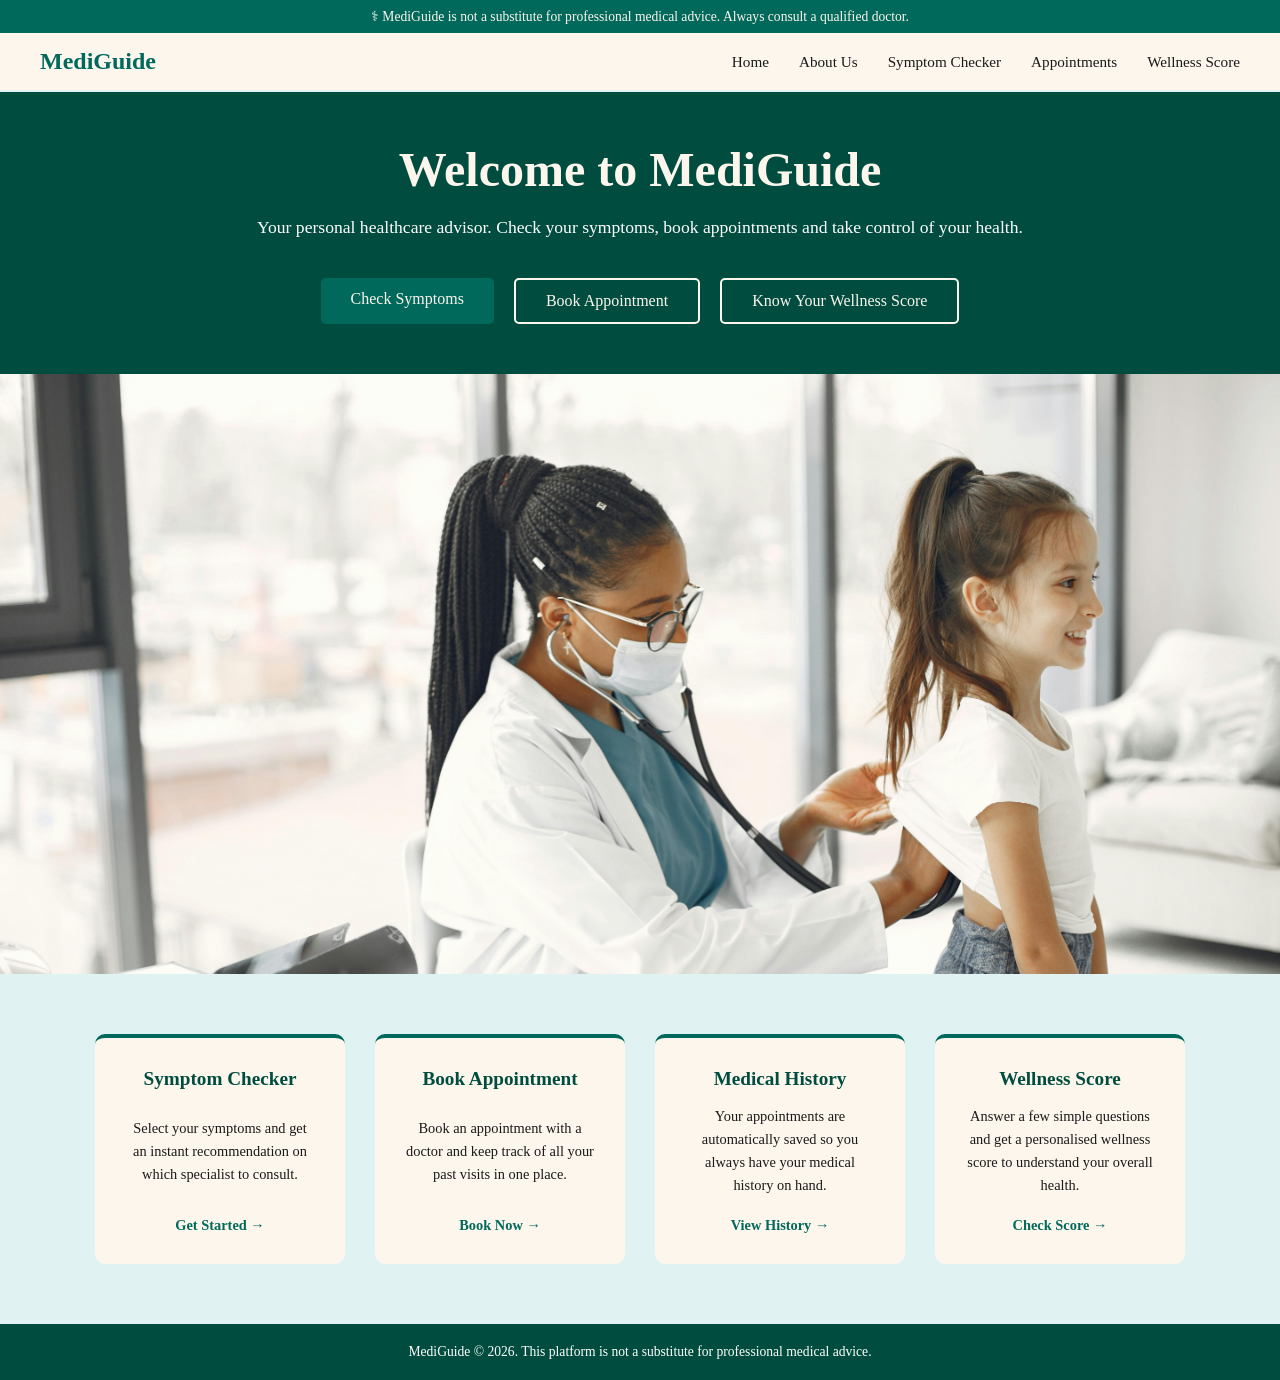
<file: index.html>
<!DOCTYPE html>
<html lang="en">
    <head>
        <meta charset="UTF-8">
        <meta name="viewport" content="width=device-width, initial-scale=1.0">
        <title>MediGuide</title>
        <link rel="stylesheet" href="style.css">
        <link rel="icon" href="data:image/svg+xml,<svg xmlns=%22http://www.w3.org/2000/svg%22 viewBox=%220 0 100 100%22><text y=%22.9em%22 font-size=%2290%22>🩺</text></svg>">
    </head>
    <body>
        <div class="disclaimer-bar">
            ⚕ MediGuide is not a substitute for professional medical advice. Always consult a qualified doctor.
        </div>
        <nav>
            <div class="logo">
                <a href="index.html">MediGuide</a>
            </div>
            <ul>
                <li><a href="index.html">Home</a></li>
                <li><a href="aboutus.html">About Us</a></li>
                <li><a href="symptom-checker.html">Symptom Checker</a></li>
                <li><a href="appointment.html">Appointments</a></li>
                <li><a href="wellness.html">Wellness Score</a></li>
            </ul>
        </nav>
        <header>
            <div class="hero">
                <h1>Welcome to MediGuide</h1>
                <p>Your personal healthcare advisor. Check your symptoms, book appointments and take control of your health.</p>
                <div class="hero-buttons">
                    <a href="symptom-checker.html" class="btn-primary">Check Symptoms</a>
                    <a href="appointment.html" class="btn-secondary">Book Appointment</a>
                    <a href="wellness.html" class="btn-secondary">Know Your Wellness Score</a>
                </div>
            </div>
        </header>

        <div class="carousel">
            <div class="carousel-track">
                <img src="images/slide1.jpg" alt="Healthcare">
                <img src="images/slide2.jpg" alt="Doctor">
                <img src="images/slide3.jpg" alt="Medical">
                <img src="images/slide4.jpg" alt="Hospital">
                <img src="images/slide5.jpg" alt="Hospital">
            </div>
        </div>

        <section class="features">
            <div class="feature-card">
                <h3>Symptom Checker</h3>
                <p>Select your symptoms and get an instant recommendation on which specialist to consult.</p>
                <a href="symptom-checker.html">Get Started →</a>
            </div>
            <div class="feature-card">
                <h3>Book Appointment</h3>
                <p>Book an appointment with a doctor and keep track of all your past visits in one place.</p>
                <a href="appointment.html">Book Now →</a>
            </div>
            <div class="feature-card">
                <h3>Medical History</h3>
                <p>Your appointments are automatically saved so you always have your medical history on hand.</p>
                <a href="appointment.html">View History →</a>
            </div>
            <div class="feature-card">
                <h3>Wellness Score</h3>
                    <p>Answer a few simple questions and get a personalised wellness score to understand your overall health.</p>
                    <a href="wellness.html">Check Score →</a>
            </div>
        </section>

        <footer>
            <p>MediGuide &copy; 2026. This platform is not a substitute for professional medical advice.</p>
        </footer>
    </body>
</html>
</file>
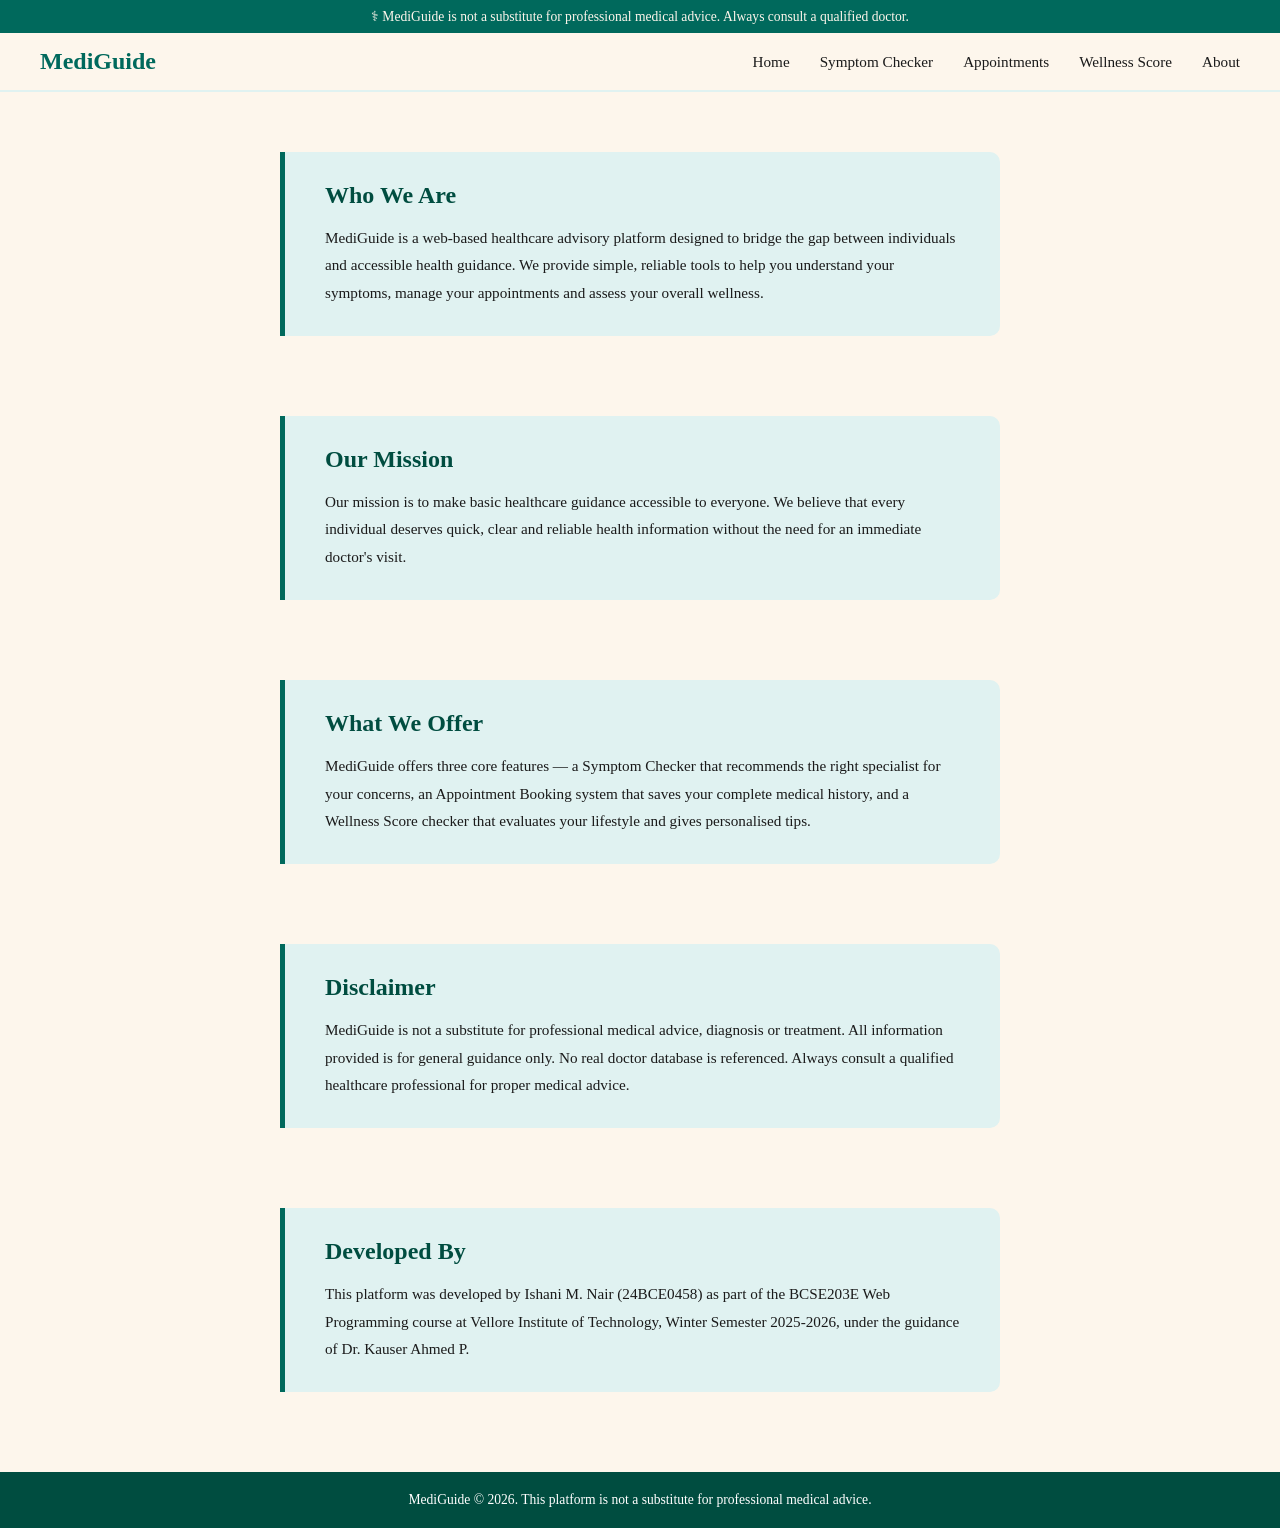
<file: aboutus.html>
<!DOCTYPE html>
<html lang="en">
    <head>
        <meta charset="UTF-8">
        <meta name="viewport" content="width=device-width, initial-scale=1.0">
        <title>MediGuide - About</title>
        <link rel="stylesheet" href="style.css">
        <link rel="icon" href="data:image/svg+xml,<svg xmlns=%22http://www.w3.org/2000/svg%22 viewBox=%220 0 100 100%22><text y=%22.9em%22 font-size=%2290%22>🩺</text></svg>">
    </head>
    <body>
        <div class="disclaimer-bar">
            ⚕ MediGuide is not a substitute for professional medical advice. Always consult a qualified doctor.
        </div>

        <nav>
            <div class="logo">
                <a href="index.html">MediGuide</a>
            </div>
            <ul>
                <li><a href="index.html">Home</a></li>
                <li><a href="symptom-checker.html">Symptom Checker</a></li>
                <li><a href="appointment.html">Appointments</a></li>
                <li><a href="wellness.html">Wellness Score</a></li>
                <li><a href="about.html">About</a></li>
            </ul>
        </nav>
        <main class="about-container">
            <div class="about-sections">
                <div class="about-section fade-in">
                    <h2>Who We Are</h2>
                    <p>MediGuide is a web-based healthcare advisory platform designed to bridge the gap between individuals and accessible health guidance. We provide simple, reliable tools to help you understand your symptoms, manage your appointments and assess your overall wellness.</p>
                </div>

                <div class="about-section fade-in">
                    <h2>Our Mission</h2>
                    <p>Our mission is to make basic healthcare guidance accessible to everyone. We believe that every individual deserves quick, clear and reliable health information without the need for an immediate doctor's visit.</p>
                </div>

                <div class="about-section fade-in">
                    <h2>What We Offer</h2>
                    <p>MediGuide offers three core features — a Symptom Checker that recommends the right specialist for your concerns, an Appointment Booking system that saves your complete medical history, and a Wellness Score checker that evaluates your lifestyle and gives personalised tips.</p>
                </div>

                <div class="about-section fade-in">
                    <h2>Disclaimer</h2>
                    <p>MediGuide is not a substitute for professional medical advice, diagnosis or treatment. All information provided is for general guidance only. No real doctor database is referenced. Always consult a qualified healthcare professional for proper medical advice.</p>
                </div>

                <div class="about-section fade-in">
                    <h2>Developed By</h2>
                    <p>This platform was developed by Ishani M. Nair (24BCE0458) as part of the BCSE203E Web Programming course at Vellore Institute of Technology, Winter Semester 2025-2026, under the guidance of Dr. Kauser Ahmed P.</p>
                </div>
            </div>
        </main>
        <footer>
            <p>MediGuide &copy; 2026. This platform is not a substitute for professional medical advice.</p>
        </footer>
        <script src="about.js"></script>
    </body>
</html>
</file>
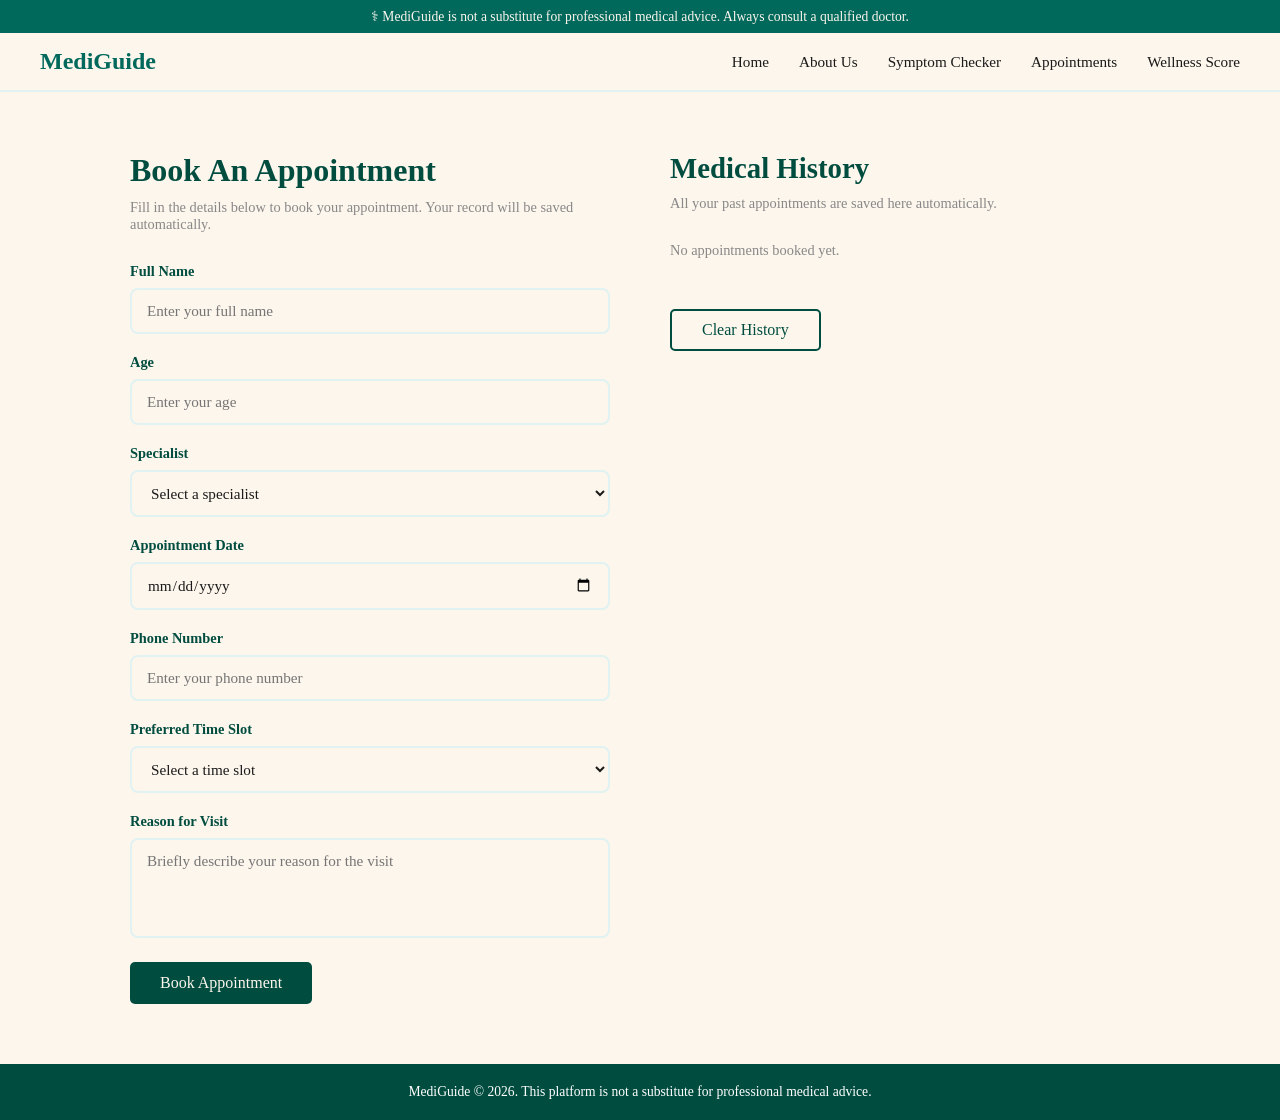
<file: appointment.html>
<!DOCTYPE html>
<html lang="en">
    <head>
        <meta charset="UTF-8">
        <meta name="viewport" content="width=device-width, initial-scale=1.0">
        <title>MediGuide</title>
        <link rel="stylesheet" href="style.css">
        <link rel="icon" href="data:image/svg+xml,<svg xmlns=%22http://www.w3.org/2000/svg%22 viewBox=%220 0 100 100%22><text y=%22.9em%22 font-size=%2290%22>🩺</text></svg>">
    </head>
    <body>
        <div class="disclaimer-bar">
            ⚕ MediGuide is not a substitute for professional medical advice. Always consult a qualified doctor.
        </div>
        <nav>
            <div class="logo">
                <a href="index.html">MediGuide</a>
            </div>
            <ul>
                <li><a href="index.html">Home</a></li>
                <li><a href="aboutus.html">About Us</a></li>
                <li><a href="symptom-checker.html">Symptom Checker</a></li>
                <li><a href="appointment.html">Appointments</a></li>
                <li><a href="wellness.html">Wellness Score</a></li>
            </ul>
        </nav>

        <main class="appointment-container">
            <div class="booking-section">
                <h1>Book An Appointment</h1>
                <p>Fill in the details below to book your appointment. Your record will be saved automatically.</p>

                <div class="form-group">
                    <label for="patient-name">Full Name</label>
                    <input type="text" id="patient-name" placeholder="Enter your full name">
                </div>

                <div class="form-group">
                    <label for="patient-age">Age</label>
                    <input type="number" id="patient-age" placeholder="Enter your age">
                </div>

                <div class="form-group">
                    <label for="doctor-type">Specialist</label>
                    <select id="doctor-type">
                         <option value="">Select a specialist</option>
                        <option value="Primary Care Physician">Primary Care Physician</option>
                        <option value="Cardiologist">Cardiologist</option>
                        <option value="Neurologist">Neurologist</option>
                        <option value="Gastroenterologist">Gastroenterologist</option>
                        <option value="Endocrinologist">Endocrinologist</option>
                        <option value="Pulmonologist">Pulmonologist</option>
                        <option value="Rheumatologist">Rheumatologist</option>
                        <option value="Dermatologist">Dermatologist</option>
                        <option value="Urologist">Urologist</option>
                        <option value="Ophthalmologist">Ophthalmologist</option>
                        <option value="Psychiatrist">Psychiatrist</option>
                    </select>
                </div>

                <div class="form-group">
                    <label for="appointment-date">Appointment Date</label>
                    <input type="date" id="appointment-date">
                </div>
                
                <div class="form-group">
                    <label for="phone">Phone Number</label>
                    <input type="tel" id="phone" placeholder="Enter your phone number">
                </div>

                <div class="form-group">
                    <label for="timeslot">Preferred Time Slot</label>
                    <select id="timeslot">
                        <option value="">Select a time slot</option>
                        <option value="9:00 AM - 10:00 AM">9:00 AM - 10:00 AM</option>
                        <option value="10:00 AM - 11:00 AM">10:00 AM - 11:00 AM</option>
                        <option value="11:00 AM - 12:00 PM">11:00 AM - 12:00 PM</option>
                        <option value="2:00 PM - 3:00 PM">2:00 PM - 3:00 PM</option>
                        <option value="3:00 PM - 4:00 PM">3:00 PM - 4:00 PM</option>
                        <option value="4:00 PM - 5:00 PM">4:00 PM - 5:00 PM</option>
                    </select>
                </div>

                <div class="form-group">
                    <label for="reason">Reason for Visit</label>
                    <textarea id="reason" placeholder="Briefly describe your reason for the visit"></textarea>
                </div>

                <button class="btn-trial" onclick="bookAppointment()">Book Appointment</button>
            </div>

            <div class="history-section">
                <h2>Medical History</h2>
                <p>All your past appointments are saved here automatically. </p>
                <div id="history-list"></div>
                <button class="btn-hist" onclick="clearHistory()">Clear History</button>
            </div>
        </main>

        <footer>
            <p>MediGuide &copy; 2026. This platform is not a substitute for professional medical advice.</p>
        </footer>

        <script src="appointment.js"></script>
    </body>
</html>
</file>
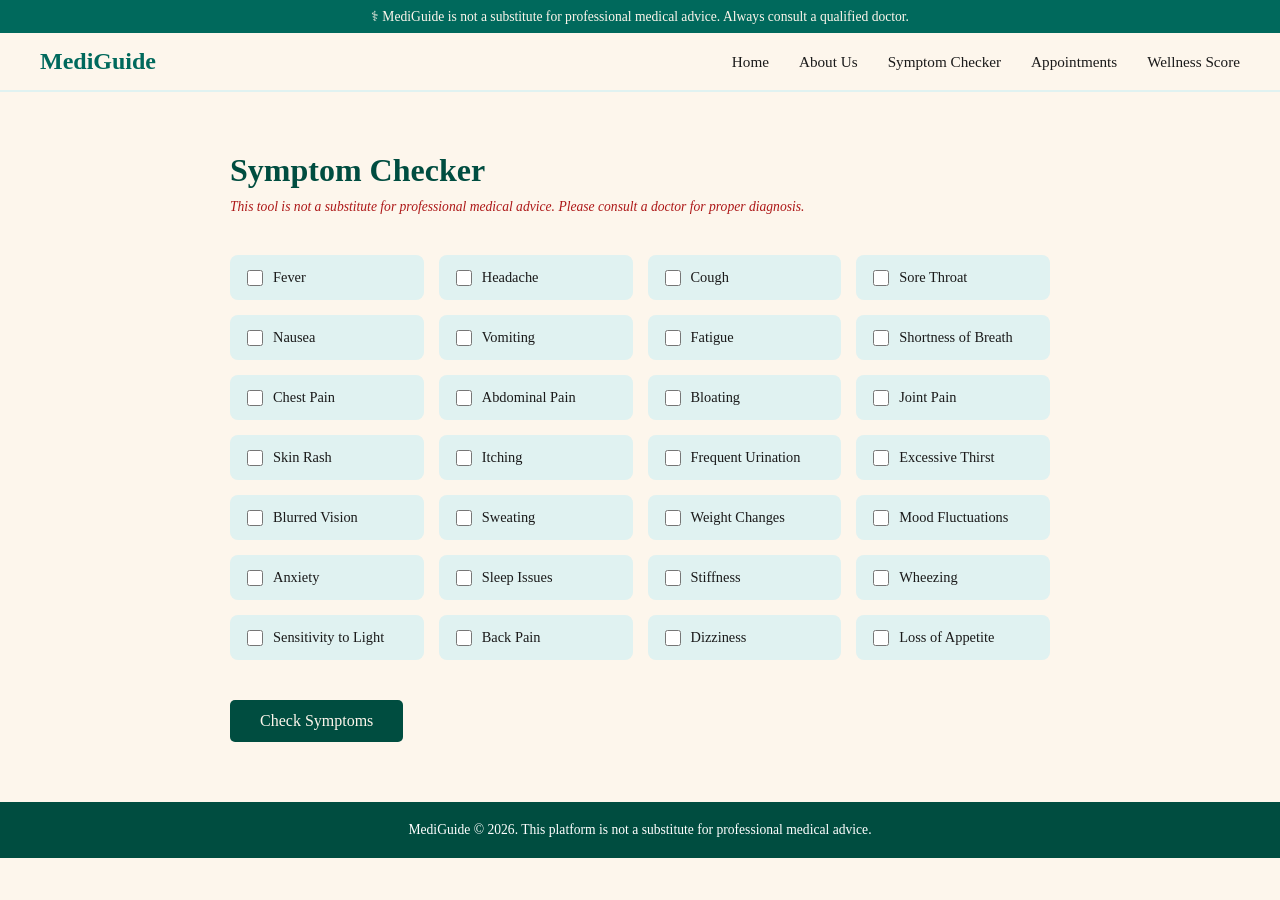
<file: symptom-checker.html>
<!DOCTYPE html>
<html lang="en">
    <head>
        <meta charset="UTF-8">
        <meta name="viewport" content="width=device-width, initial-scale=1.0">
        <title>MediGuide</title>
        <link rel="stylesheet" href="style.css">
        <link rel="icon" href="data:image/svg+xml,<svg xmlns=%22http://www.w3.org/2000/svg%22 viewBox=%220 0 100 100%22><text y=%22.9em%22 font-size=%2290%22>🩺</text></svg>">
    </head>
    <body>
        <div class="disclaimer-bar">
            ⚕ MediGuide is not a substitute for professional medical advice. Always consult a qualified doctor.
        </div>
        <nav>
            <div class="logo">
                <a href="index.html">MediGuide</a>
            </div>
            <ul>
                <li><a href="index.html">Home</a></li>
                <li><a href="aboutus.html">About Us</a></li>
                <li><a href="symptom-checker.html">Symptom Checker</a></li>
                <li><a href="appointment.html">Appointments</a></li>
                <li><a href="wellness.html">Wellness Score</a></li>
            </ul>
        </nav>

        <main class="checker-container">
            <h1>Symptom Checker</h1>
            <p class="disclaimer">This tool is not a substitute for professional medical advice. Please consult a doctor for proper diagnosis. </p>
            <div class="symptoms-grid">
                <label><input type="checkbox" value="fever"> Fever</label>
                <label><input type="checkbox" value="headache"> Headache</label>
                <label><input type="checkbox" value="cough"> Cough</label>
                <label><input type="checkbox" value="sore throat"> Sore Throat</label>
                <label><input type="checkbox" value="nausea"> Nausea</label>
                <label><input type="checkbox" value="vomiting"> Vomiting</label>
                <label><input type="checkbox" value="fatigue"> Fatigue</label>
                <label><input type="checkbox" value="shortness of breath"> Shortness of Breath</label>
                <label><input type="checkbox" value="chest pain"> Chest Pain</label>
                <label><input type="checkbox" value="abdominal pain"> Abdominal Pain</label>
                <label><input type="checkbox" value="bloating"> Bloating</label>
                <label><input type="checkbox" value="joint pain"> Joint Pain</label>
                <label><input type="checkbox" value="skin rash"> Skin Rash</label>
                <label><input type="checkbox" value="itching"> Itching</label>
                <label><input type="checkbox" value="frequent urination"> Frequent Urination</label>
                <label><input type="checkbox" value="excessive thirst"> Excessive Thirst</label>
                <label><input type="checkbox" value="blurred vision"> Blurred Vision</label>
                <label><input type="checkbox" value="sweating"> Sweating</label>
                <label><input type="checkbox" value="weight changes"> Weight Changes</label>
                <label><input type="checkbox" value="mood fluctuations"> Mood Fluctuations</label>
                <label><input type="checkbox" value="anxiety"> Anxiety</label>
                <label><input type="checkbox" value="sleep issues">Sleep Issues</label>
                <label><input type="checkbox" value="stiffness">Stiffness</label>
                <label><input type="checkbox" value="wheezing">Wheezing</label>
                <label><input type="checkbox" value="sensitivity to light">Sensitivity to Light</label>
                <label><input type="checkbox" value="back pain">Back Pain</label>
                <label><input type="checkbox" value="dizziness">Dizziness</label>
                <label><input type="checkbox" value="loss of appetite">Loss of Appetite</label>
            </div>

            <button class="btn-trial" onclick="checkSymptoms()">Check Symptoms</button>

            <div class="result" id="result"></div>
        </main>
        <footer>
            <p>MediGuide &copy; 2026. This platform is not a substitute for professional medical advice.</p>
        </footer>

        <script src="symptom-checker.js"></script>
    </body>
</html>
</file>
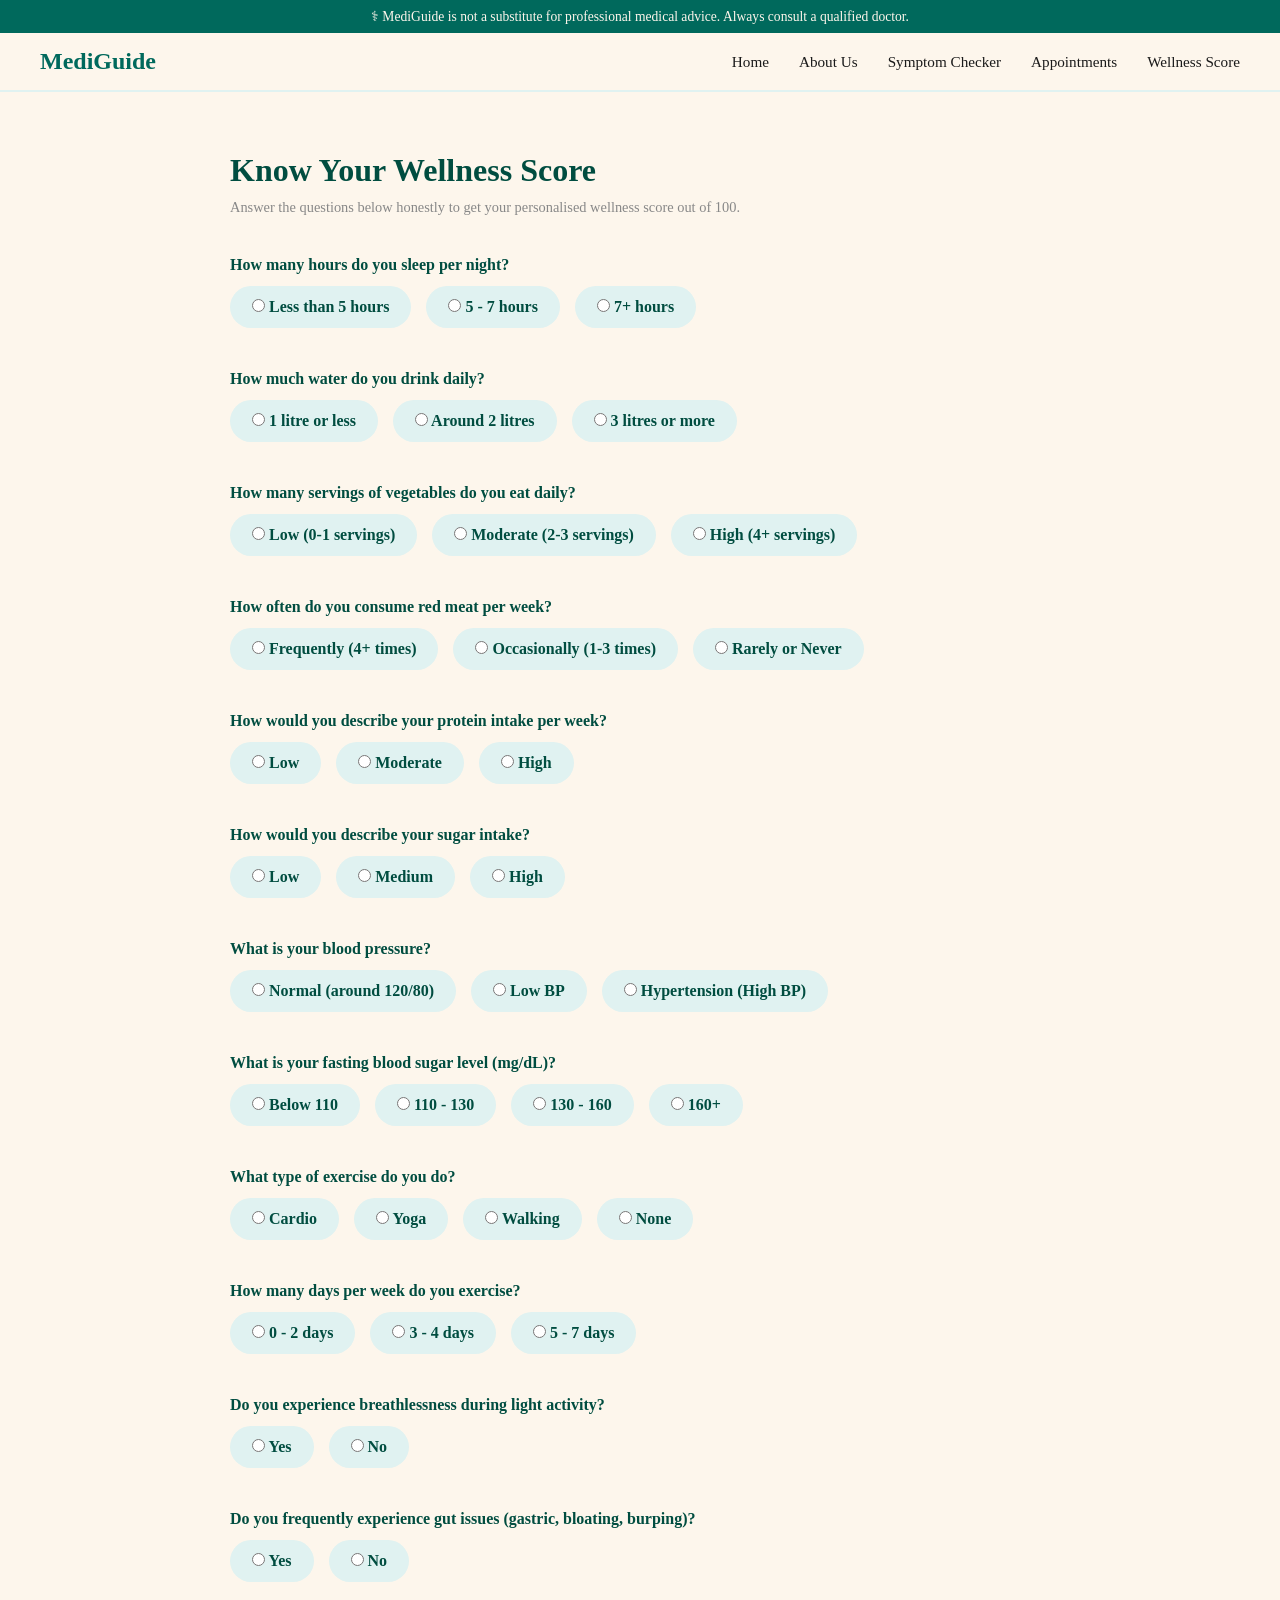
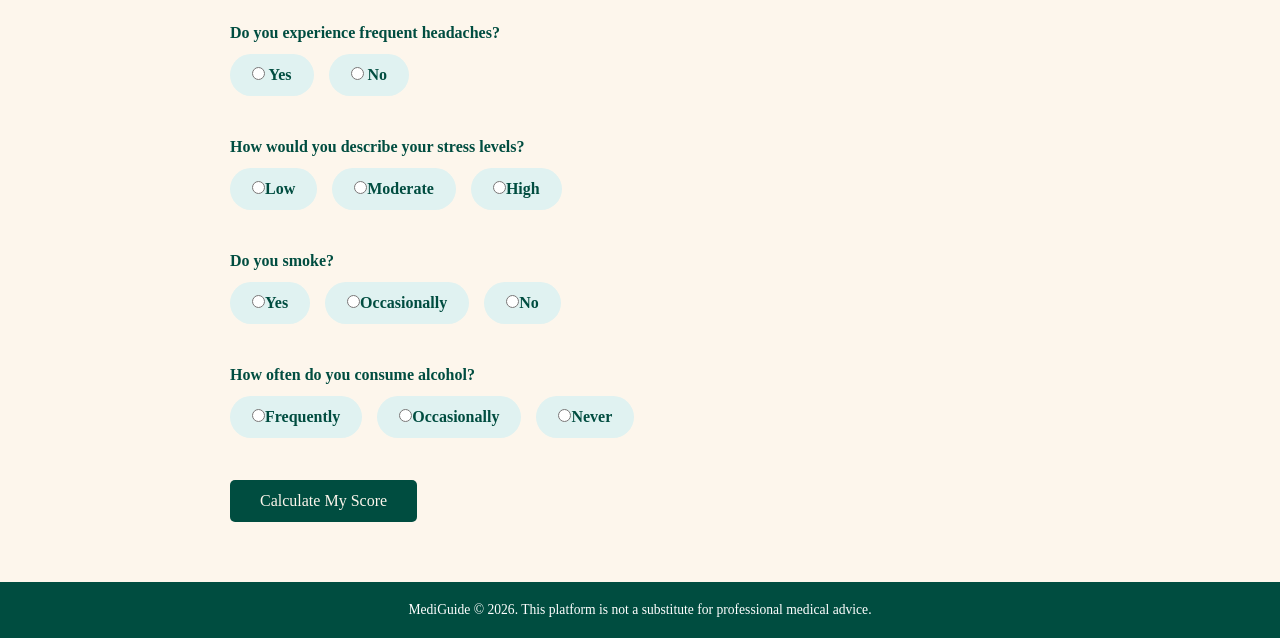
<file: wellness.html>
<!DOCTYPE html>
<html lang="en">
    <head>
        <meta charset="UTF-8">
        <meta name="viewport" content="width=device-width, initial-scale=1.0">
        <title>MediGuide</title>
        <link rel="stylesheet" href="style.css">
        <link rel="icon" href="data:image/svg+xml,<svg xmlns=%22http://www.w3.org/2000/svg%22 viewBox=%220 0 100 100%22><text y=%22.9em%22 font-size=%2290%22>🩺</text></svg>">
    </head>
    <body>
    <div class="disclaimer-bar">
        ⚕ MediGuide is not a substitute for professional medical advice. Always consult a qualified doctor.
    </div>

    <nav>
        <div class="logo">
            <a href="index.html">MediGuide</a>
        </div>
        <ul>
            <li><a href="index.html">Home</a></li>
            <li><a href="aboutus.html">About Us</a></li>
            <li><a href="symptom-checker.html">Symptom Checker</a></li>
            <li><a href="appointment.html">Appointments</a></li>
            <li><a href="wellness.html">Wellness Score</a></li>
        </ul>
    </nav>

    <main class="wellness-container">
        <h1>Know Your Wellness Score</h1>
        <p>Answer the questions below honestly to get your personalised wellness score out of 100.</p>

        <div class="wellness-form">

            <div class="form-group">
                <label>How many hours do you sleep per night?</label>
                <div class="radio-group">
                    <label><input type="radio" name="sleep" value="bad"> Less than 5 hours</label>
                    <label><input type="radio" name="sleep" value="okay"> 5 - 7 hours</label>
                    <label><input type="radio" name="sleep" value="good"> 7+ hours</label>
                </div>
            </div>

            <div class="form-group">
                <label>How much water do you drink daily?</label>
                <div class="radio-group">
                    <label><input type="radio" name="water" value="bad"> 1 litre or less</label>
                    <label><input type="radio" name="water" value="okay"> Around 2 litres</label>
                    <label><input type="radio" name="water" value="good"> 3 litres or more</label>
                </div>
            </div>

            <div class="form-group">
                <label>How many servings of vegetables do you eat daily?</label>
                <div class="radio-group">
                    <label><input type="radio" name="vegetables" value="bad"> Low (0-1 servings)</label>
                    <label><input type="radio" name="vegetables" value="okay"> Moderate (2-3 servings)</label>
                    <label><input type="radio" name="vegetables" value="good"> High (4+ servings)</label>
                </div>
            </div>

            <div class="form-group">
                <label>How often do you consume red meat per week?</label>
                <div class="radio-group">
                    <label><input type="radio" name="redmeat" value="bad"> Frequently (4+ times)</label>
                    <label><input type="radio" name="redmeat" value="okay"> Occasionally (1-3 times)</label>
                    <label><input type="radio" name="redmeat" value="good"> Rarely or Never</label>
                </div>
            </div>

            <div class="form-group">
                <label>How would you describe your protein intake per week?</label>
                <div class="radio-group">
                    <label><input type="radio" name="protein" value="bad"> Low</label>
                    <label><input type="radio" name="protein" value="okay"> Moderate</label>
                    <label><input type="radio" name="protein" value="good"> High</label>
                </div>
            </div>

            <div class="form-group">
                <label>How would you describe your sugar intake?</label>
                <div class="radio-group">
                    <label><input type="radio" name="sugar" value="good"> Low</label>
                    <label><input type="radio" name="sugar" value="okay"> Medium</label>
                    <label><input type="radio" name="sugar" value="bad"> High</label>
                </div>
            </div>

            <div class="form-group">
                <label>What is your blood pressure?</label>
                <div class="radio-group">
                    <label><input type="radio" name="bp" value="good"> Normal (around 120/80)</label>
                    <label><input type="radio" name="bp" value="okay"> Low BP</label>
                    <label><input type="radio" name="bp" value="bad"> Hypertension (High BP)</label>
                </div>
            </div>

            <div class="form-group">
                <label>What is your fasting blood sugar level (mg/dL)?</label>
                <div class="radio-group">
                    <label><input type="radio" name="sugar_level" value="good"> Below 110</label>
                    <label><input type="radio" name="sugar_level" value="okay"> 110 - 130</label>
                    <label><input type="radio" name="sugar_level" value="bad"> 130 - 160</label>
                    <label><input type="radio" name="sugar_level" value="urgent"> 160+</label>
                </div>
            </div>

            <div class="form-group">
                <label>What type of exercise do you do?</label>
                <div class="radio-group">
                    <label><input type="radio" name="exercise_type" value="good"> Cardio</label>
                    <label><input type="radio" name="exercise_type" value="good"> Yoga</label>
                    <label><input type="radio" name="exercise_type" value="okay"> Walking</label>
                    <label><input type="radio" name="exercise_type" value="bad"> None</label>
                </div>
            </div>

            <div class="form-group">
                <label>How many days per week do you exercise?</label>
                <div class="radio-group">
                    <label><input type="radio" name="exercise_freq" value="bad"> 0 - 2 days</label>
                    <label><input type="radio" name="exercise_freq" value="okay"> 3 - 4 days</label>
                    <label><input type="radio" name="exercise_freq" value="good"> 5 - 7 days</label>
                </div>
            </div>

            <div class="form-group">
                <label>Do you experience breathlessness during light activity?</label>
                <div class="radio-group">
                    <label><input type="radio" name="breathlessness" value="bad"> Yes</label>
                    <label><input type="radio" name="breathlessness" value="good"> No</label>
                </div>
            </div>

            <div class="form-group">
                <label>Do you frequently experience gut issues (gastric, bloating, burping)?</label>
                <div class="radio-group">
                    <label><input type="radio" name="gut" value="bad"> Yes</label>
                    <label><input type="radio" name="gut" value="good"> No</label>
                </div>
            </div>

            <div class="form-group">
                <label>Do you experience frequent headaches?</label>
                <div class="radio-group">
                    <label><input type="radio" name="headaches" value="bad"> Yes</label>
                    <label><input type="radio" name="headaches" value="good"> No</label>
                </div>
            </div>

            <div class="form-group">
                <label>How would you describe your stress levels?</label>
                <div class="radio-group">
                    <label><input type="radio" name="stress" value="good">Low</label>
                    <label><input type="radio" name="stress" value="okay">Moderate</label>
                    <label><input type="radio" name="stress" value="bad">High</label>
                </div>
            </div>

            <div class="form-group">
                <label>Do you smoke?</label>
                <div class="radio-group">
                    <label><input type="radio" name="smoking" value="bad">Yes</label>
                    <label><input type="radio" name="smoking" value="okay">Occasionally</label>
                    <label><input type="radio" name="smoking" value="good">No</label>
                </div>
            </div>

            <div class="form-group">
                <label>How often do you consume alcohol?</label>
                <div class="radio-group">
                    <label><input type="radio" name="alcohol" value="bad">Frequently</label>
                    <label><input type="radio" name="alcohol" value="okay">Occasionally</label>
                    <label><input type="radio" name="alcohol" value="good">Never</label>
                </div>
            </div>

            <button class="btn-trial" onclick="calculateWellness()">Calculate My Score</button>
        </div>

        <div class="wellness-result" id="wellness-result"></div>

    </main>

    <footer>
        <p>MediGuide &copy; 2026. This platform is not a substitute for professional medical advice.</p>
    </footer>

    <script src="wellness.js"></script>
</body>
</html>
</file>
<file: style.css>
*{
    margin:0;
    padding:0;
    box-sizing: border-box;
}

body{
    font-family:Georgia,serif;
    background-color: #fdf6ec;
    color: #1a1a1a;
}

:root {
    --green: #00695c;
    --light-green: #e0f2f1;
    --dark-green: #004d40;
    --white: #fdf6ec;
    --grey: #f5f5f5;
    --text: #1a1a1a;
}

.disclaimer-bar{
    background-color: var(--green);
    color: var(--white);
    text-align: center;
    padding: 8px 20px;
    font-size: 0.85rem;
}

/*Navigation*/
nav{
    display: flex;
    justify-content: space-between;
    align-items: center;
    background-color: var(--white);
    padding: 15px 40px;
    border-bottom: 2px solid var(--light-green);
    position: sticky;
    top: 0;
    z-index: 100;
}

.logo a{
    font-size: 1.5rem;
    font-weight: bold;
    color: var(--green);
    text-decoration: none;
}

nav ul {
    list-style: none;
    display: flex;
    gap: 30px;
}

nav ul li a {
    text-decoration: none;
    color: var(--text);
    font-size: 0.95rem;
}

nav ul li a:hover {
    color: var(--green);
}

/*Hero*/
header {
    background-color: var(--dark-green);
    color: var(--white);
    padding: 50px 40px;
    text-align: center;
}

.hero h1 {
    font-size: 3rem;
    margin-bottom: 20px;
    color: var(--white);
}

.hero p {
    font-size: 1.1rem;
    margin-bottom: 40px;
    color: #ffffff;
}

.hero-buttons {
    display: flex;
    justify-content: center;
    gap: 20px;
}

/*Buttons*/
.btn-primary {
    background-color: var(--green);
    color: var(--white);
    padding: 12px 30px;
    border: none;
    border-radius: 5px;
    font-family: Georgia, serif;
    font-size: 1rem;
    cursor: pointer;
    text-decoration: none;
}

.btn-primary:hover {
    background-color: var(--white);
    color: var(--dark-green);
}

.btn-secondary {
    background-color: transparent;
    color: var(--white);
    padding: 12px 30px;
    border: 2px solid var(--white);
    border-radius: 5px;
    font-family: Georgia, serif;
    font-size: 1rem;
    cursor: pointer;
    text-decoration: none;
}

.btn-secondary:hover {
    background-color: var(--green);
}

/* Feature Cards */
.features {
    display: flex;
    justify-content: center;
    gap: 30px;
    padding: 60px 40px;
    background-color: var(--light-green);
}

.feature-card {
    background-color: var(--white);
    border-radius: 10px;
    padding: 30px;
    width: 250px;
    text-align: center;
    border-top: 4px solid var(--green);
    display: flex;
    flex-direction: column;
    justify-content: space-between;
    min-height: 220px;
}

.feature-card h3 {
    color: var(--dark-green);
    margin-bottom: 15px;
    font-size: 1.2rem;
}

.feature-card p {
    color: var(--text);
    font-size: 0.9rem;
    line-height: 1.6;
    margin-bottom: 20px;
}

.feature-card a {
    color: var(--green);
    text-decoration: none;
    font-weight: bold;
    font-size: 0.9rem;
}

.feature-card a:hover {
    color: var(--dark-green);
}

/* Carousel */
.carousel {
    overflow: hidden;
    width: 100%;
    height: 600px;
    position: relative;
}

.carousel-track {
    display: flex;
    height: 100%;
    animation: slide 25s infinite linear;
}

.carousel-track img {
    min-width: 100%;
    height: 100%;
    object-fit: cover;
}

@keyframes slide {
    0% { transform: translateX(0); }
    15% { transform: translateX(0); }
    20% { transform: translateX(-100%); }
    35% { transform: translateX(-100%); }
    40% { transform: translateX(-200%); }
    55% { transform: translateX(-200%); }
    60% { transform: translateX(-300%); }
    75% { transform: translateX(-300%); }
    80% { transform: translateX(-400%); }
    95% { transform: translateX(-400%); }
    100% { transform: translateX(0); }
}

.carousel-track img:nth-child(1) {
    object-position: center top;
}

.carousel-track img:nth-child(2) {
    object-position: center center;
}

.carousel-track img:nth-child(3) {
    object-position: center top;
}

.carousel-track img:nth-child(4) {
    object-position: center center;
}

footer {
    background-color: var(--dark-green);
    color: #ffffff;
    text-align: center;
    padding: 20px 40px;
    font-size: 0.85rem;
}

/* Symptom Checker Page */
.checker-container {
    max-width: 900px;
    margin: 60px auto;
    padding: 0 40px;
}

.checker-container h1 {
    color: var(--dark-green);
    font-size: 2rem;
    margin-bottom: 10px;
}

.checker-container .disclaimer {
    color: #ad1818;
    font-size: 0.85rem;
    margin-bottom: 40px;
    font-style: italic;
}

.symptoms-grid {
    display: grid;
    grid-template-columns: repeat(4, 1fr);
    gap: 15px;
    margin-bottom: 40px;
}

.symptoms-grid label {
    background-color: var(--light-green);
    padding: 12px 15px;
    border-radius: 8px;
    font-size: 0.9rem;
    cursor: pointer;
    display: flex;
    align-items: center;
    gap: 10px;
    border: 2px solid transparent;
}

.symptoms-grid label:hover {
    border: 2px solid var(--green);
}

.symptoms-grid input[type="checkbox"] {
    accent-color: var(--green);
    width: 16px;
    height: 16px;
}

.btn-trial{
    background-color: var(--dark-green);
    color: var(--white);
    padding: 12px 30px;
    border: none;
    border-radius: 5px;
    font-family: Georgia, serif;
    font-size: 1rem;
    cursor: pointer;
    align-items: center;
    text-decoration: none;
}

.btn-trial:hover {
    background-color: var(--green);
    color: var(--white);
}

.result {
    margin-top: 40px;
    padding: 30px;
    background-color: var(--light-green);
    border-radius: 10px;
    border-left: 5px solid var(--green);
    display: none;
}

.result h2 {
    color: var(--dark-green);
    margin-bottom: 15px;
}

.result p {
    font-size: 1rem;
    line-height: 1.8;
}

/* Appointment Page */
.appointment-container {
    display: flex;
    gap: 60px;
    max-width: 1100px;
    margin: 60px auto;
    padding: 0 40px;
}

.booking-section {
    flex: 1;
}

.booking-section h1 {
    color: var(--dark-green);
    font-size: 2rem;
    margin-bottom: 10px;
}

.booking-section p {
    color: #888;
    font-size: 0.9rem;
    margin-bottom: 30px;
}

.form-group {
    margin-bottom: 20px;
}

.form-group label {
    display: block;
    font-size: 0.9rem;
    color: var(--dark-green);
    margin-bottom: 8px;
    font-weight: bold;
}

.form-group input,
.form-group select,
.form-group textarea {
    width: 100%;
    padding: 12px 15px;
    border: 2px solid var(--light-green);
    border-radius: 8px;
    font-family: Georgia, serif;
    font-size: 0.95rem;
    background-color: var(--white);
    color: var(--text);
}

.form-group input:focus,
.form-group select:focus,
.form-group textarea:focus {
    outline: none;
    border-color: var(--green);
}

.form-group textarea {
    height: 100px;
    resize: none;
}

/* History Section */
.history-section {
    flex: 1;
}

.history-section h2 {
    color: var(--dark-green);
    font-size: 1.8rem;
    margin-bottom: 10px;
}

.history-section p {
    color: #888;
    font-size: 0.9rem;
    margin-bottom: 30px;
}

#history-list {
    display: flex;
    flex-direction: column;
    gap: 15px;
    margin-bottom: 20px;
}

.history-card {
    background-color: var(--light-green);
    border-radius: 10px;
    padding: 20px;
    border-left: 5px solid var(--green);
}

.history-card h3 {
    color: var(--dark-green);
    margin-bottom: 8px;
    font-size: 1rem;
}

.history-card p {
    font-size: 0.85rem;
    color: var(--text);
    margin: 0;
}

.btn-hist{
    background-color: var(--white);
    color: var(--dark-green);
    padding: 10px 30px;
    border: 2px solid var(--dark-green);
    border-radius: 5px;
    font-family: Georgia, serif;
    font-size: 1rem;
    cursor: pointer;
    align-items: center;
    text-decoration: none;
}

.btn-hist:hover {
    border:2px solid var(--dark-green);
    background-color: var(--dark-green);
    color: var(--white);
}

/* Wellness Page */
.wellness-container {
    max-width: 900px;
    margin: 60px auto;
    padding: 0 40px;
}

.wellness-container h1 {
    color: var(--dark-green);
    font-size: 2rem;
    margin-bottom: 10px;
}

.wellness-container > p {
    color: #888;
    font-size: 0.9rem;
    margin-bottom: 40px;
}

.wellness-form .form-group {
    margin-bottom: 30px;
}

.wellness-form .form-group label {
    display: block;
    font-size: 1rem;
    color: var(--dark-green);
    font-weight: bold;
    margin-bottom: 12px;
}

.radio-group {
    display: flex;
    gap: 15px;
    flex-wrap: wrap;
}

.radio-group label {
    background-color: var(--light-green);
    padding: 10px 20px;
    border-radius: 25px;
    font-size: 0.9rem;
    cursor: pointer;
    display: flex;
    flex-direction: row;
    align-items: center;
    gap: 8px;
    border: 2px solid transparent;
}

.radio-group label:hover {
    border: 2px solid var(--green);
}

.radio-group input[type="radio"] {
    accent-color: var(--green);
    display: inline;
    width: auto;
    margin: 0;
}
/* Wellness Result */
.wellness-result {
    margin-top: 50px;
    display: none;
}

.score-bar-container {
    background-color: var(--light-green);
    border-radius: 50px;
    height: 30px;
    width: 100%;
    margin: 20px 0;
    overflow: hidden;
}

.score-bar {
    height: 100%;
    border-radius: 50px;
    background-color: var(--green);
    transition: width 1s ease;
}

.score-number {
    font-size: 3rem;
    font-weight: bold;
    color: var(--dark-green);
    text-align: center;
    margin: 20px 0;
}

.score-rating {
    font-size: 1.5rem;
    font-weight: bold;
    text-align: center;
    margin-bottom: 30px;
}

.score-tips {
    background-color: var(--light-green);
    border-radius: 10px;
    padding: 25px;
    border-left: 5px solid var(--green);
}

.score-tips h3 {
    color: var(--dark-green);
    margin-bottom: 15px;
}

.score-tips ul {
    list-style: none;
    padding: 0;
}

.score-tips ul li {
    padding: 8px 0;
    font-size: 0.95rem;
    border-bottom: 1px solid var(--light-green);
    color: var(--text);
}

.score-tips ul li::before {
    content: "→ ";
    color: var(--green);
    font-weight: bold;
}

.score-recommendation {
    margin-top: 20px;
    padding: 20px;
    border-radius: 10px;
    text-align: center;
    font-size: 1rem;
    font-weight: bold;
}

.score-circle-outer {
    width: 220px;
    height: 220px;
    border-radius: 50%;
    display: flex;
    align-items: center;
    justify-content: center;
    margin: 0 auto 30px;
}

.score-circle-inner {
    width: 165px;
    height: 165px;
    border-radius: 50%;
    background-color: #fdf6ec;
    display: flex;
    flex-direction: column;
    align-items: center;
    justify-content: center;
}

.score-circle-inner .score-number {
    font-size: 3rem;
    font-weight: bold;
}

.score-circle-inner .score-label {
    font-size: 0.85rem;
    color: #888;
}

/* About Page */
.about-container {
    max-width: 800px;
    margin: 60px auto;
    padding: 0 40px;
}

.about-hero {
    text-align: center;
    margin-bottom: 80px;
}

.about-hero h1 {
    color: var(--dark-green);
    font-size: 2.5rem;
    margin-bottom: 15px;
}

.about-hero p {
    color: #888;
    font-size: 1.1rem;
    font-style: italic;
}

.about-sections {
    display: flex;
    flex-direction: column;
    gap: 80px;
    margin-bottom: 80px;
}

.about-section {
    border-left: 5px solid var(--green);
    padding: 30px 40px;
    background-color: var(--light-green);
    border-radius: 0 10px 10px 0;
    opacity: 0;
    transform: translateY(40px);
    transition: opacity 0.7s ease, transform 0.7s ease;
}

.about-section.visible {
    opacity: 1;
    transform: translateY(0);
}

.about-section h2 {
    color: var(--dark-green);
    font-size: 1.5rem;
    margin-bottom: 15px;
}

.about-section p {
    font-size: 0.95rem;
    line-height: 1.8;
    color: var(--text);
}
</file>
